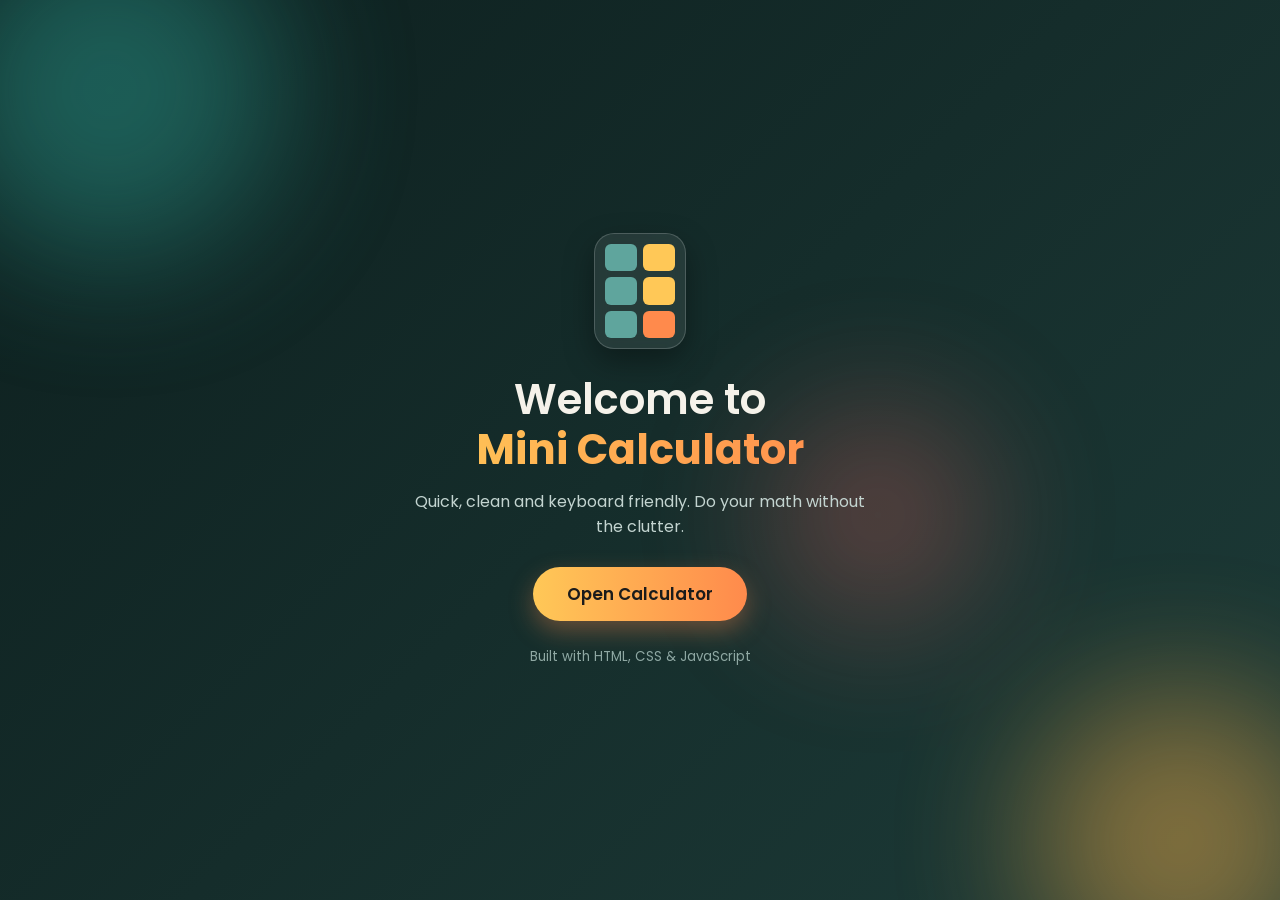
<file: WebDev-L2-Calculator/index.html>
<!DOCTYPE html>
<html lang="en">
<head>
<meta charset="utf-8">
<meta name="viewport" content="width=device-width,initial-scale=1">
<title>Mini Calculator</title>
<link rel="preconnect" href="https://fonts.googleapis.com">
<link rel="preconnect" href="https://fonts.gstatic.com" crossorigin>
<link href="https://fonts.googleapis.com/css2?family=Poppins:wght@400;500;600;700&display=swap" rel="stylesheet">
<link rel="stylesheet" href="style.css">
</head>
<body>
<div class="bg" aria-hidden="true"><span class="blob b1"></span><span class="blob b2"></span><span class="blob b3"></span></div>

<section id="welcome" class="welcome">
  <div class="logo" aria-hidden="true">
    <i></i><i></i><i></i><i></i><i></i><i></i>
  </div>
  <h1>Welcome to <span>Mini Calculator</span></h1>
  <p>Quick, clean and keyboard friendly. Do your math without the clutter.</p>
  <button id="openBtn" class="cta" type="button">Open Calculator</button>
  <small>Built with HTML, CSS &amp; JavaScript</small>
</section>

<div id="calcWrap" class="calc-wrap hidden">
  <main class="calc" aria-label="Calculator">
    <header class="calc-top">
      <button id="homeBtn" class="home" type="button" aria-label="Back to welcome screen">←</button>
      <span>Mini Calculator</span>
    </header>
    <div class="display" aria-live="polite">
      <div id="expr" class="expr"></div>
      <div id="out" class="out">0</div>
    </div>
    <div class="keys">
      <button class="fn" data-key="C">C</button>
      <button class="fn" data-key="back" aria-label="Backspace">⌫</button>
      <button class="op" data-key="÷">÷</button>
      <button class="op" data-key="×">×</button>
      <button class="num" data-key="7">7</button>
      <button class="num" data-key="8">8</button>
      <button class="num" data-key="9">9</button>
      <button class="op" data-key="−">−</button>
      <button class="num" data-key="4">4</button>
      <button class="num" data-key="5">5</button>
      <button class="num" data-key="6">6</button>
      <button class="op" data-key="+">+</button>
      <button class="num" data-key="1">1</button>
      <button class="num" data-key="2">2</button>
      <button class="num" data-key="3">3</button>
      <button class="eq" data-key="=">=</button>
      <button class="num zero" data-key="0">0</button>
      <button class="num" data-key=".">.</button>
    </div>
  </main>
</div>
<script src="script.js"></script>
</body>
</html>
</file>
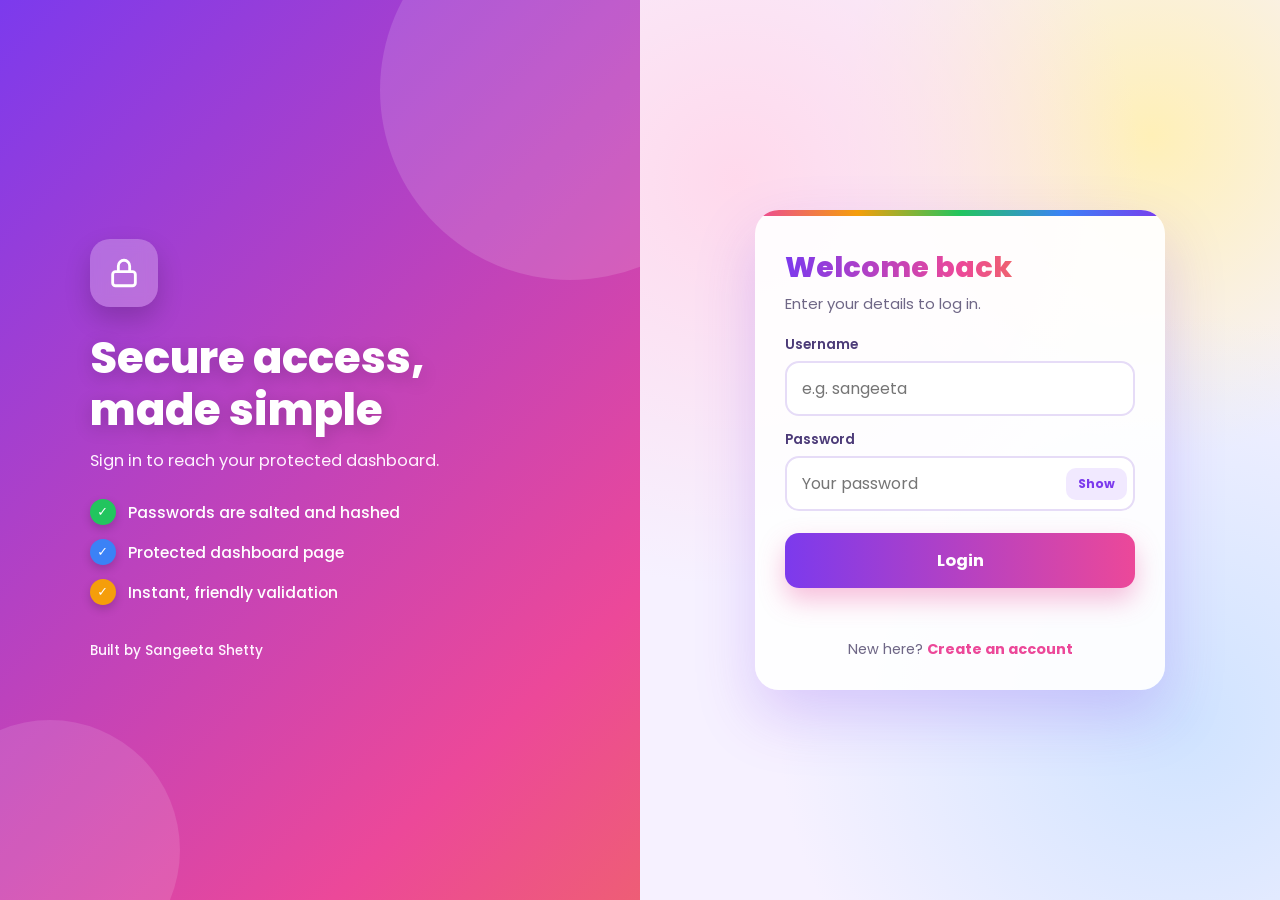
<file: WebDev-L2-LoginAuthentication/index.html>
<!DOCTYPE html>
<html lang="en">
<head><meta charset="utf-8"><meta name="viewport" content="width=device-width,initial-scale=1"><link rel="preconnect" href="https://fonts.googleapis.com"><link rel="preconnect" href="https://fonts.gstatic.com" crossorigin><link href="https://fonts.googleapis.com/css2?family=Poppins:wght@400;500;600;700&display=swap" rel="stylesheet"><link rel="stylesheet" href="style.css"><title>Login</title></head>
<body data-page="login">
<div class="layout">
  <aside class="brand">
    <div class="logo" aria-hidden="true"><svg viewBox="0 0 24 24" fill="none" stroke="#fff" stroke-width="2" stroke-linecap="round" stroke-linejoin="round"><rect x="4" y="11" width="16" height="10" rx="2"/><path d="M8 11V7a4 4 0 0 1 8 0v4"/></svg></div>
    <h2>Secure access, made simple</h2>
    <p>Sign in to reach your protected dashboard.</p>
    <ul class="points"><li>Passwords are salted and hashed</li><li>Protected dashboard page</li><li>Instant, friendly validation</li></ul>
    <span class="by">Built by Sangeeta Shetty</span>
  </aside>
  <main class="panel">
    <div class="card" id="card">
      <h1>Welcome back</h1>
      <p class="sub">Enter your details to log in.</p>
      <form id="form" novalidate>
        <label for="user">Username</label>
        <input id="user" name="user" autocomplete="username" placeholder="e.g. sangeeta">
        <label for="pw">Password</label>
        <div class="field"><input id="pw" name="pw" type="password" autocomplete="current-password" placeholder="Your password"><button type="button" class="toggle" data-toggle="pw">Show</button></div>
        <button type="submit" class="submit" id="submitBtn">Login</button>
        <p id="msg" class="msg" role="alert"></p>
      </form>
      <p class="alt">New here? <a href="register.html">Create an account</a></p>
    </div>
  </main>
</div>
<script src="auth.js"></script>
</body>
</html>
</file>
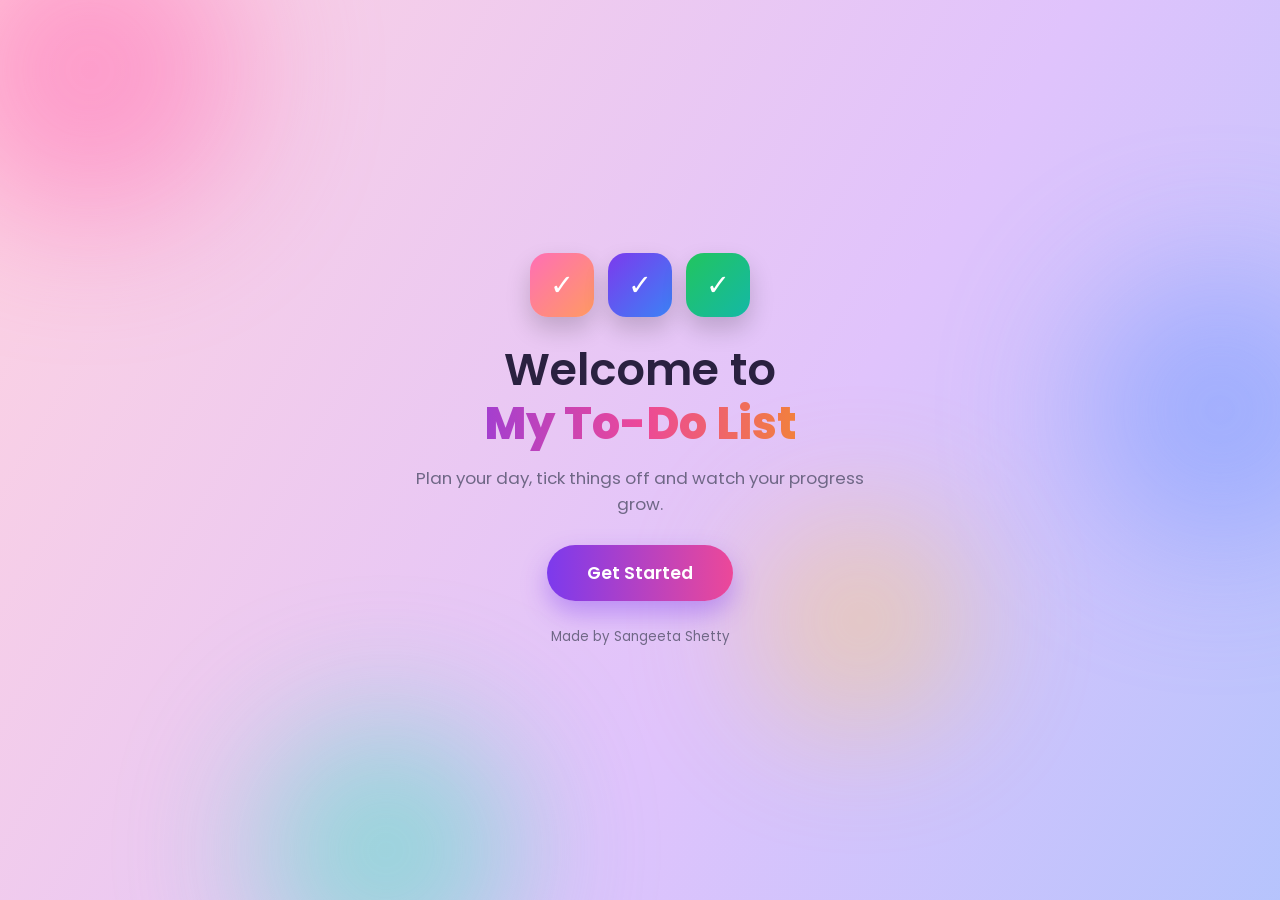
<file: WebDev-L2-ToDoApp/index.html>
<!DOCTYPE html>
<html lang="en">
<head>
<meta charset="utf-8">
<meta name="viewport" content="width=device-width,initial-scale=1">
<title>My To-Do List</title>
<link rel="preconnect" href="https://fonts.googleapis.com">
<link rel="preconnect" href="https://fonts.gstatic.com" crossorigin>
<link href="https://fonts.googleapis.com/css2?family=Poppins:wght@400;500;600;700;800&display=swap" rel="stylesheet">
<link rel="stylesheet" href="style.css">
</head>
<body>
<div class="bg" aria-hidden="true">
  <span class="blob b1"></span><span class="blob b2"></span><span class="blob b3"></span><span class="blob b4"></span>
</div>

<section id="welcome" class="welcome">
  <div class="checks" aria-hidden="true"><i>✓</i><i>✓</i><i>✓</i></div>
  <h1>Welcome to <span>My To-Do List</span></h1>
  <p>Plan your day, tick things off and watch your progress grow.</p>
  <button id="startBtn" class="cta" type="button">Get Started</button>
  <small>Made by Sangeeta Shetty</small>
</section>

<main id="app" class="app hidden">
  <header class="head">
    <div class="title-row">
      <button id="homeBtn" class="home" type="button" aria-label="Back to welcome screen">←</button>
      <div>
        <h1>My Tasks</h1>
        <p id="today" class="today"></p>
      </div>
    </div>
    <div class="progress-box">
      <span id="progressText">0% done</span>
      <div class="bar"><div id="bar" class="fill"></div></div>
    </div>
  </header>

  <form id="addForm" class="add">
    <input id="taskInput" type="text" placeholder="What needs doing today?" maxlength="120" aria-label="New task" autocomplete="off" required>
    <button type="submit" class="primary">Add Task</button>
  </form>

  <section>
    <h2>Pending Tasks <span id="pendingCount" class="count pending">0 pending</span></h2>
    <ul id="pendingList" class="list"></ul>
  </section>

  <section>
    <h2>Completed Tasks <span id="doneCount" class="count done">0 completed</span></h2>
    <ul id="doneList" class="list"></ul>
    <button id="clearDone" type="button" class="link">Clear completed</button>
  </section>

  <footer>Made by <strong>Sangeeta Shetty</strong> · Oasis Infobyte Internship</footer>
</main>
<script src="script.js"></script>
</body>
</html>
</file>
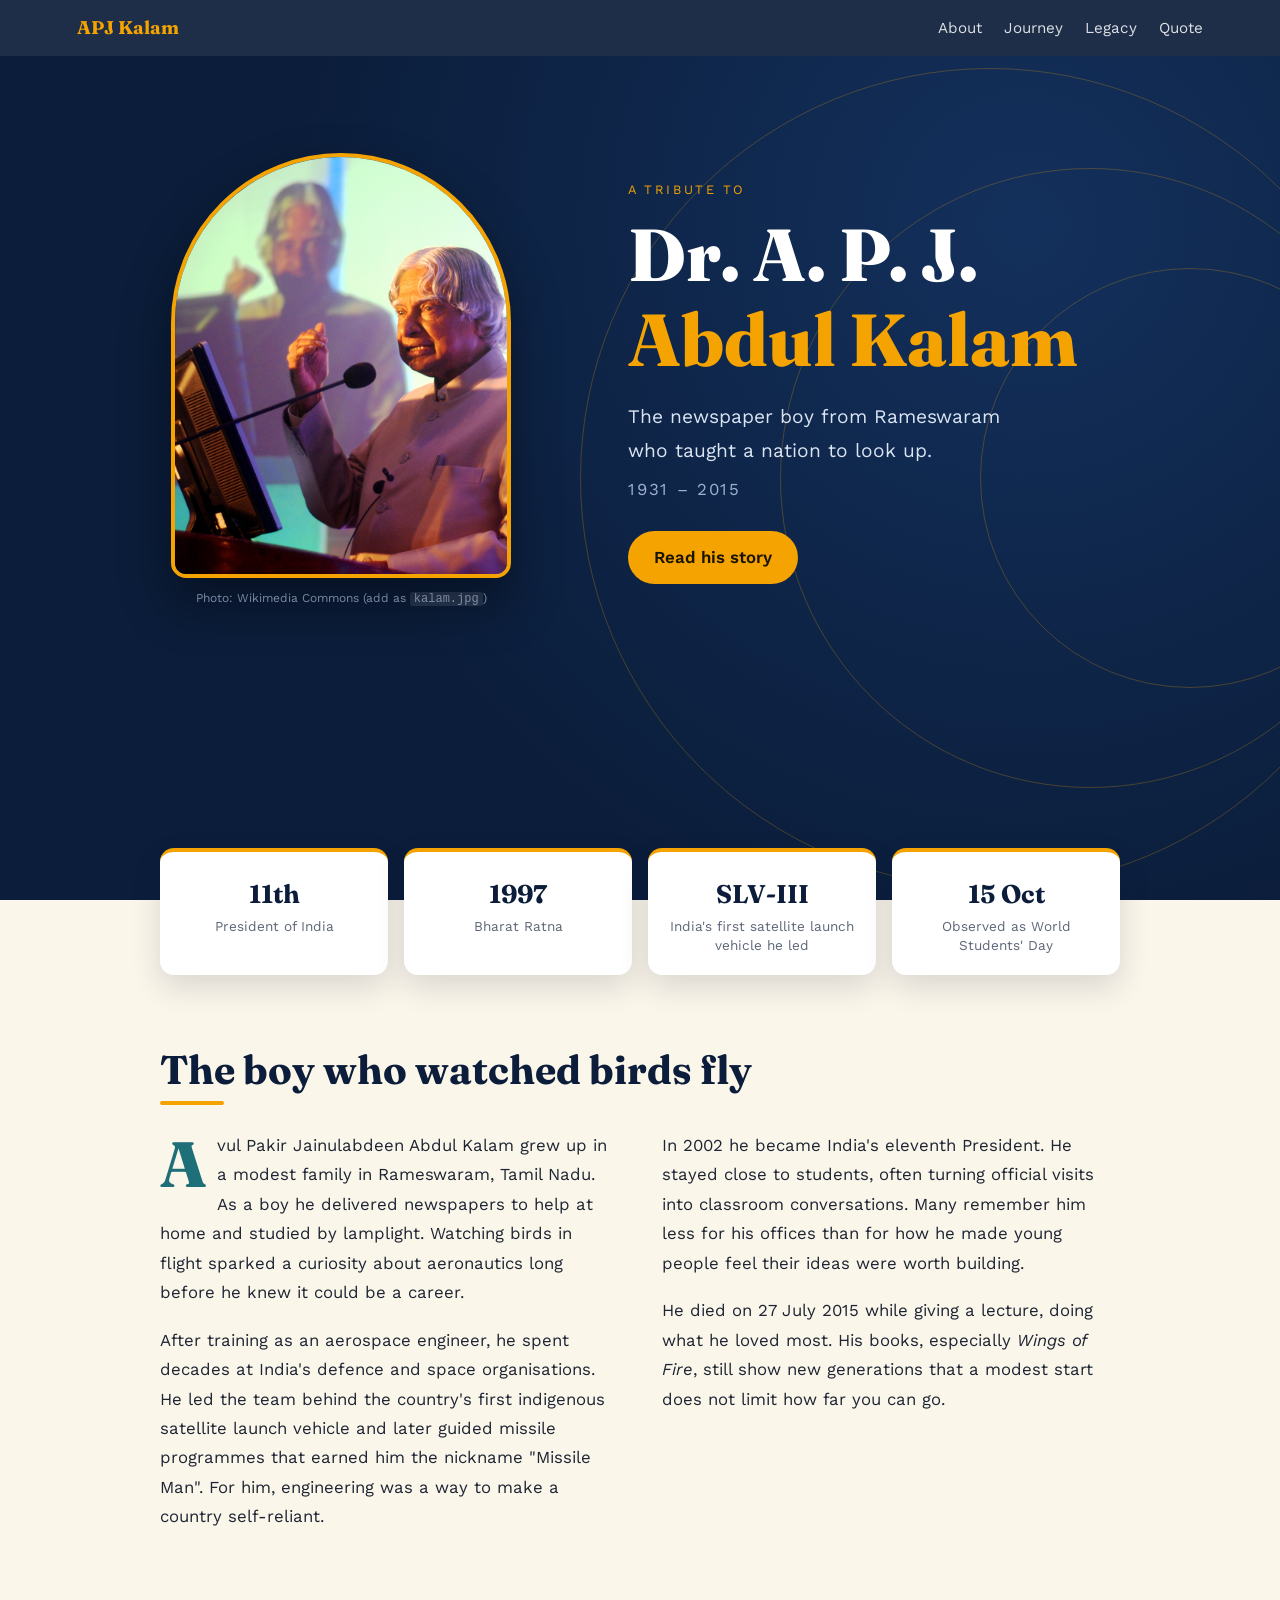
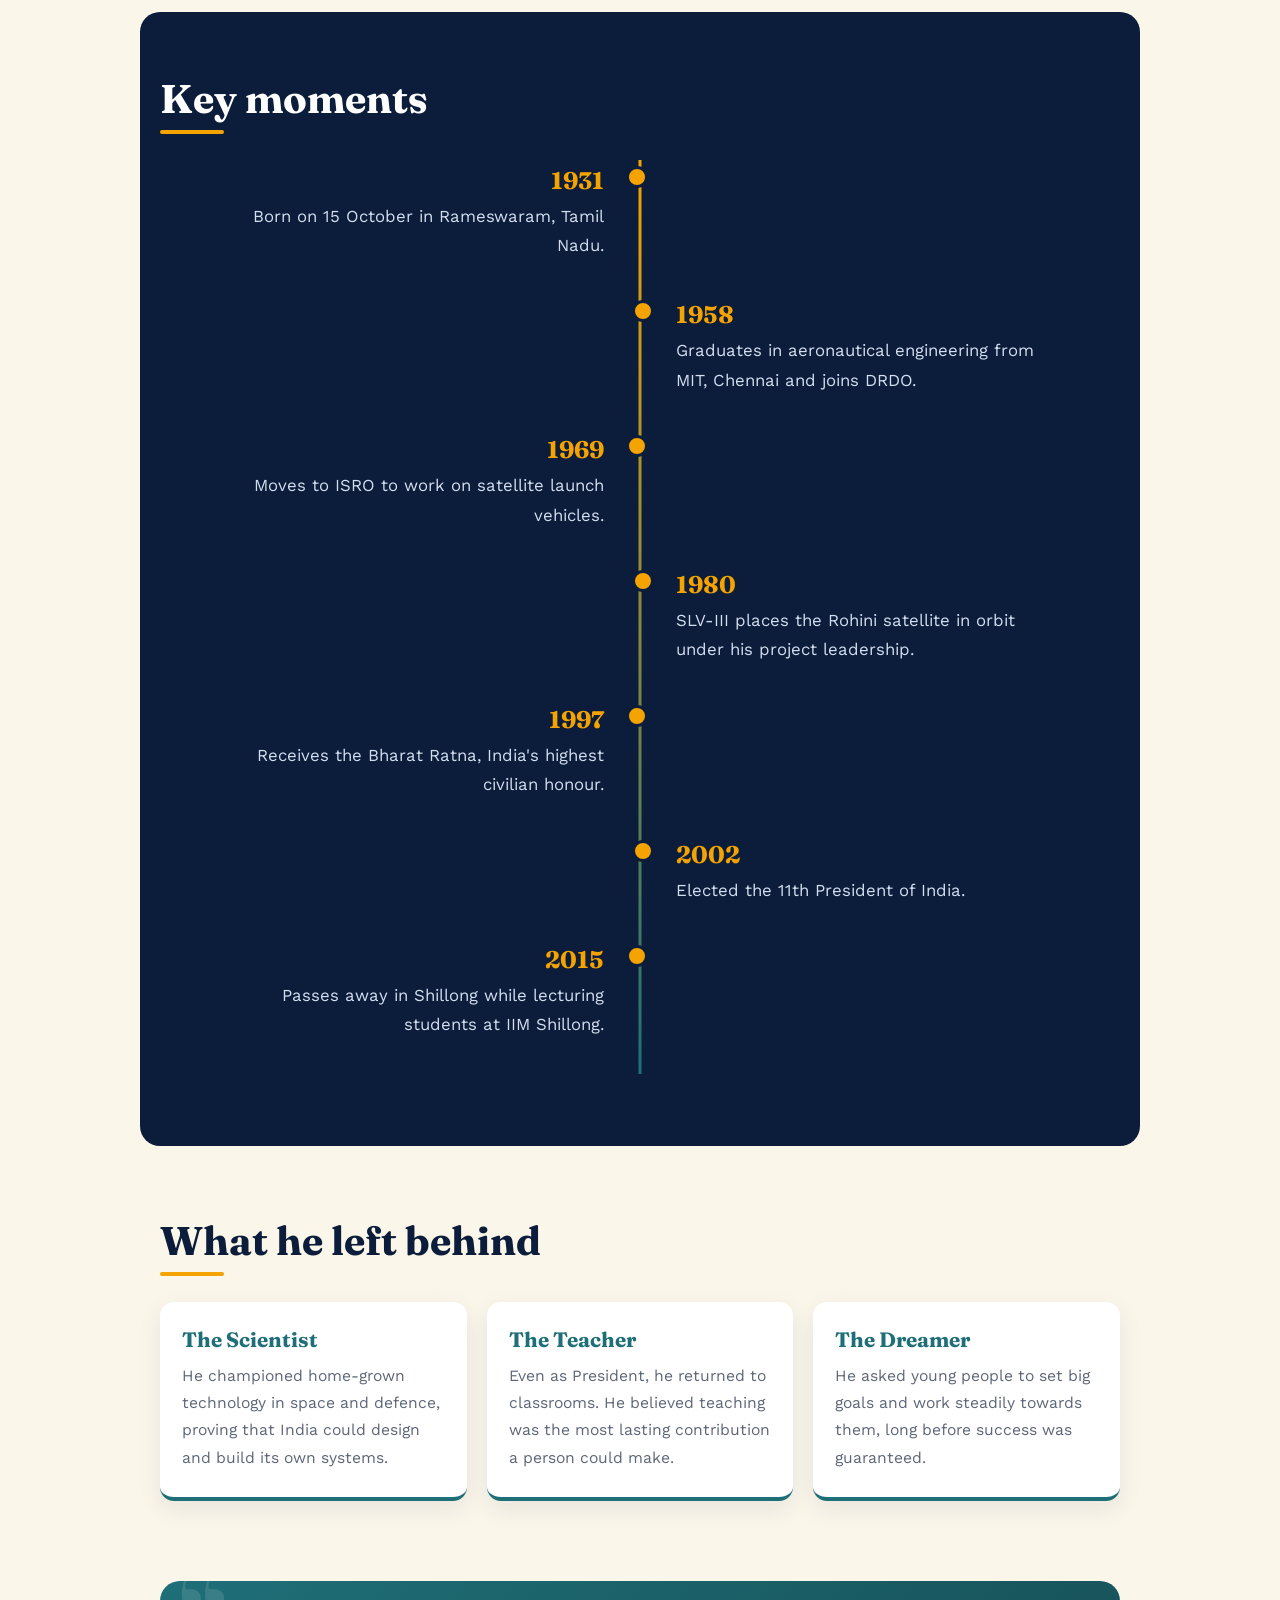
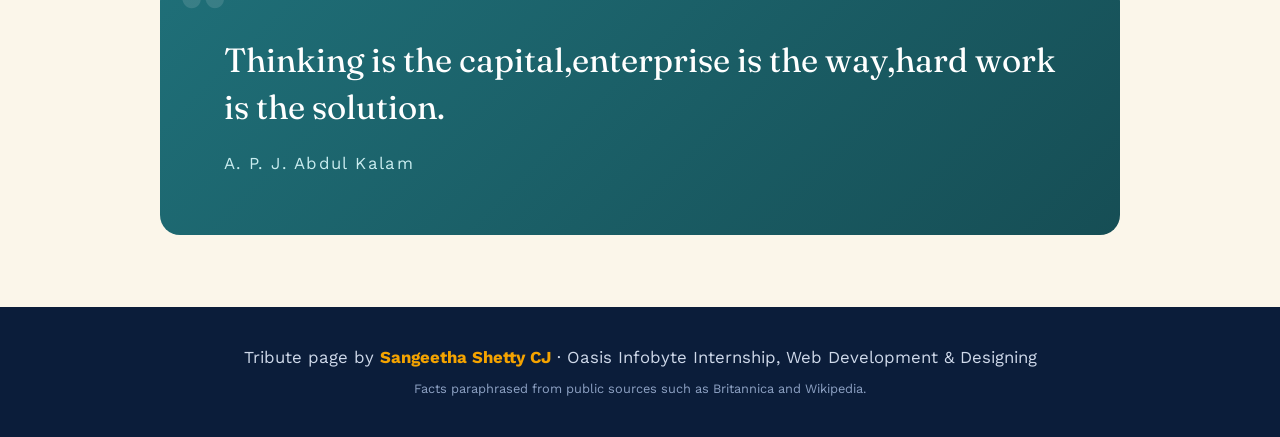
<file: WebDev-L2-TributePage/index.html>
<!DOCTYPE html>
<html lang="en">
<head>
<meta charset="utf-8">
<meta name="viewport" content="width=device-width,initial-scale=1">
<meta name="description" content="A tribute to Dr. A. P. J. Abdul Kalam, scientist, teacher and the People's President.">
<title>Dr. A. P. J. Abdul Kalam — A Tribute</title>
<link rel="preconnect" href="https://fonts.googleapis.com">
<link rel="preconnect" href="https://fonts.gstatic.com" crossorigin>
<link href="https://fonts.googleapis.com/css2?family=Fraunces:opsz,wght@9..144,500;9..144,700;9..144,800&family=Work+Sans:wght@400;500;600&display=swap" rel="stylesheet">
<link rel="stylesheet" href="style.css">
<script>document.documentElement.classList.add('js')</script>
</head>
<body>

<nav class="nav" aria-label="Sections">
  <a class="brand" href="#top">APJ&nbsp;Kalam</a>
  <ul>
    <li><a href="#about">About</a></li>
    <li><a href="#journey">Journey</a></li>
    <li><a href="#legacy">Legacy</a></li>
    <li><a href="#quote">Quote</a></li>
  </ul>
</nav>

<header class="hero" id="top">
  <div class="rings" aria-hidden="true"><span></span><span></span><span></span></div>
  <div class="hero-text">
    <p class="eyebrow">A tribute to</p>
    <h1>Dr. A. P. J. <span>Abdul Kalam</span></h1>
    <p class="tagline">The newspaper boy from Rameswaram who taught a nation to look up.</p>
    <p class="years">1931 &ndash; 2015</p>
    <a class="btn" href="#about">Read his story</a>
  </div>
  <figure class="portrait">
    <div class="frame">
      <span class="mono" aria-hidden="true">APJ</span>
      <img id="portrait" src="kalam.jpg" alt="Portrait of Dr. A. P. J. Abdul Kalam">
    </div>
    <figcaption>Photo: Wikimedia Commons (add as <code>kalam.jpg</code>)</figcaption>
  </figure>
</header>

<section class="facts" aria-label="Key facts">
  <div class="fact"><strong>11th</strong><span>President of India</span></div>
  <div class="fact"><strong>1997</strong><span>Bharat Ratna</span></div>
  <div class="fact"><strong>SLV-III</strong><span>India's first satellite launch vehicle he led</span></div>
  <div class="fact"><strong>15 Oct</strong><span>Observed as World Students' Day</span></div>
</section>

<main>
  <section class="about reveal" id="about">
    <h2>The boy who watched birds fly</h2>
    <div class="cols">
      <p class="dropcap">Avul Pakir Jainulabdeen Abdul Kalam grew up in a modest family in Rameswaram, Tamil Nadu. As a boy he delivered newspapers to help at home and studied by lamplight. Watching birds in flight sparked a curiosity about aeronautics long before he knew it could be a career.</p>
      <p>After training as an aerospace engineer, he spent decades at India's defence and space organisations. He led the team behind the country's first indigenous satellite launch vehicle and later guided missile programmes that earned him the nickname "Missile Man". For him, engineering was a way to make a country self-reliant.</p>
      <p>In 2002 he became India's eleventh President. He stayed close to students, often turning official visits into classroom conversations. Many remember him less for his offices than for how he made young people feel their ideas were worth building.</p>
      <p>He died on 27 July 2015 while giving a lecture, doing what he loved most. His books, especially <em>Wings of Fire</em>, still show new generations that a modest start does not limit how far you can go.</p>
    </div>
  </section>

  <section class="journey reveal" id="journey">
    <h2>Key moments</h2>
    <ol class="timeline">
      <li><span class="year">1931</span><p>Born on 15 October in Rameswaram, Tamil Nadu.</p></li>
      <li><span class="year">1958</span><p>Graduates in aeronautical engineering from MIT, Chennai and joins DRDO.</p></li>
      <li><span class="year">1969</span><p>Moves to ISRO to work on satellite launch vehicles.</p></li>
      <li><span class="year">1980</span><p>SLV-III places the Rohini satellite in orbit under his project leadership.</p></li>
      <li><span class="year">1997</span><p>Receives the Bharat Ratna, India's highest civilian honour.</p></li>
      <li><span class="year">2002</span><p>Elected the 11th President of India.</p></li>
      <li><span class="year">2015</span><p>Passes away in Shillong while lecturing students at IIM Shillong.</p></li>
    </ol>
  </section>

  <section class="legacy reveal" id="legacy">
    <h2>What he left behind</h2>
    <div class="cards">
      <article><h3>The Scientist</h3><p>He championed home-grown technology in space and defence, proving that India could design and build its own systems.</p></article>
      <article><h3>The Teacher</h3><p>Even as President, he returned to classrooms. He believed teaching was the most lasting contribution a person could make.</p></article>
      <article><h3>The Dreamer</h3><p>He asked young people to set big goals and work steadily towards them, long before success was guaranteed.</p></article>
    </div>
  </section>

  <blockquote class="quote reveal" id="quote">
    <p>Thinking is the capital,enterprise is the way,hard work is the solution.</p>
    <cite>A. P. J. Abdul Kalam</cite>
  </blockquote>
</main>

<footer>
  <p>Tribute page by <strong>Sangeetha Shetty CJ</strong> &middot; Oasis Infobyte Internship, Web Development &amp; Designing</p>
  <p class="small">Facts paraphrased from public sources such as Britannica and Wikipedia.</p>
</footer>

<button id="toTop" class="to-top" type="button" aria-label="Back to top">↑</button>
<script src="script.js"></script>
</body>
</html>
</file>
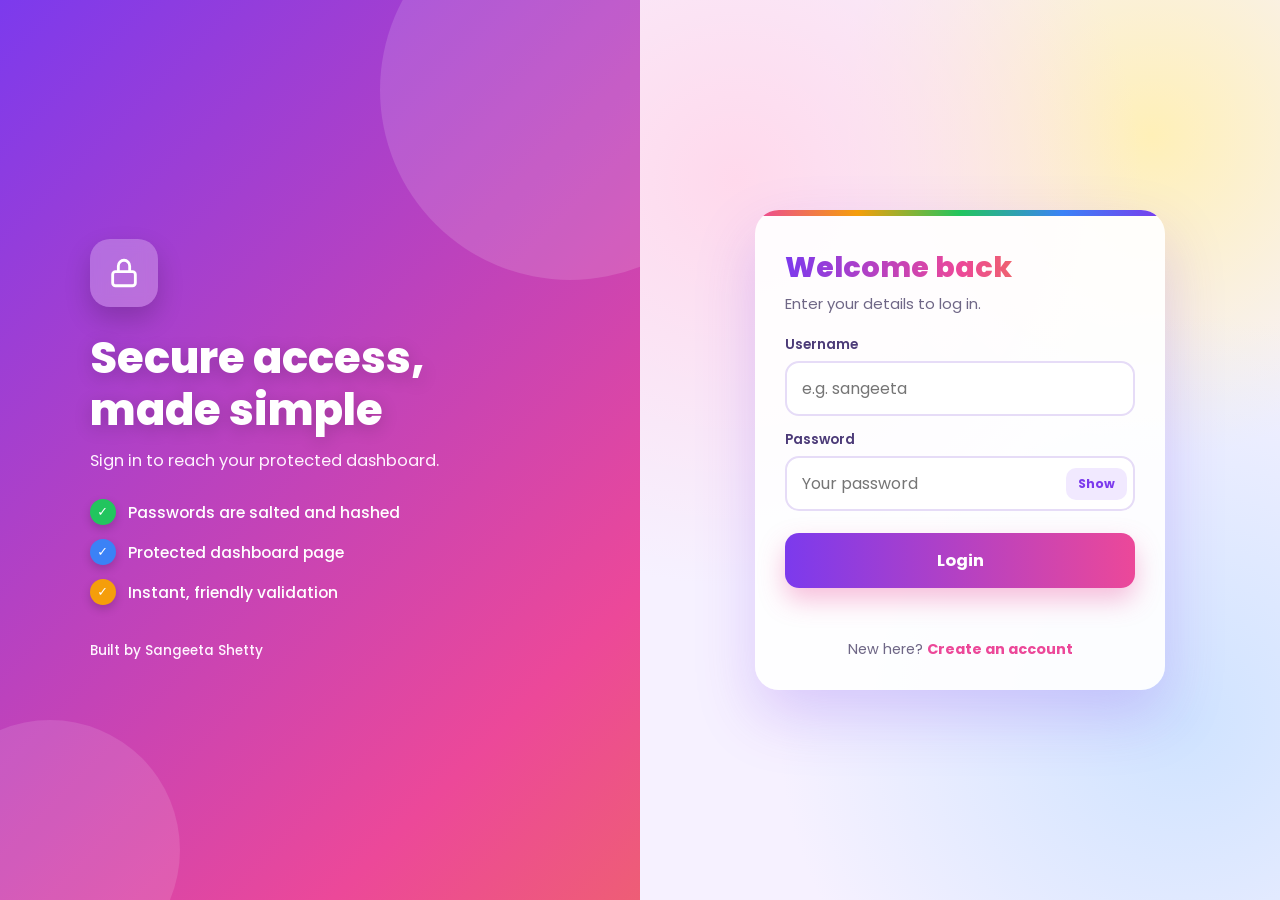
<file: WebDev-L2-LoginAuthentication/dashboard.html>
<!DOCTYPE html>
<html lang="en">
<head><meta charset="utf-8"><meta name="viewport" content="width=device-width,initial-scale=1"><link rel="preconnect" href="https://fonts.googleapis.com"><link rel="preconnect" href="https://fonts.gstatic.com" crossorigin><link href="https://fonts.googleapis.com/css2?family=Poppins:wght@400;500;600;700&display=swap" rel="stylesheet"><link rel="stylesheet" href="style.css"><title>Dashboard</title></head>
<body data-page="dashboard" class="locked">
<div class="dash">
  <header class="topbar">
    <div class="me"><div class="avatar" id="avatar">?</div><div><strong id="who"></strong><span>Signed in</span></div></div>
    <button id="logout" type="button" class="logout">Logout</button>
  </header>
  <section class="hero">
    <h1 id="hello">Welcome!</h1>
    <p>You are viewing a protected page. Without a valid login, you would be sent back to the login screen.</p>
  </section>
  <div class="grid">
    <div class="tile"><small>Account status</small><b>Active</b></div>
    <div class="tile"><small>Member since</small><b id="since">-</b></div>
    <div class="tile"><small>Session started</small><b id="loginTime">-</b></div>
  </div>
  <p class="foot">Made by <strong>Sangeeta Shetty</strong> · Oasis Infobyte Internship</p>
</div>
<script src="auth.js"></script>
</body>
</html>
</file>
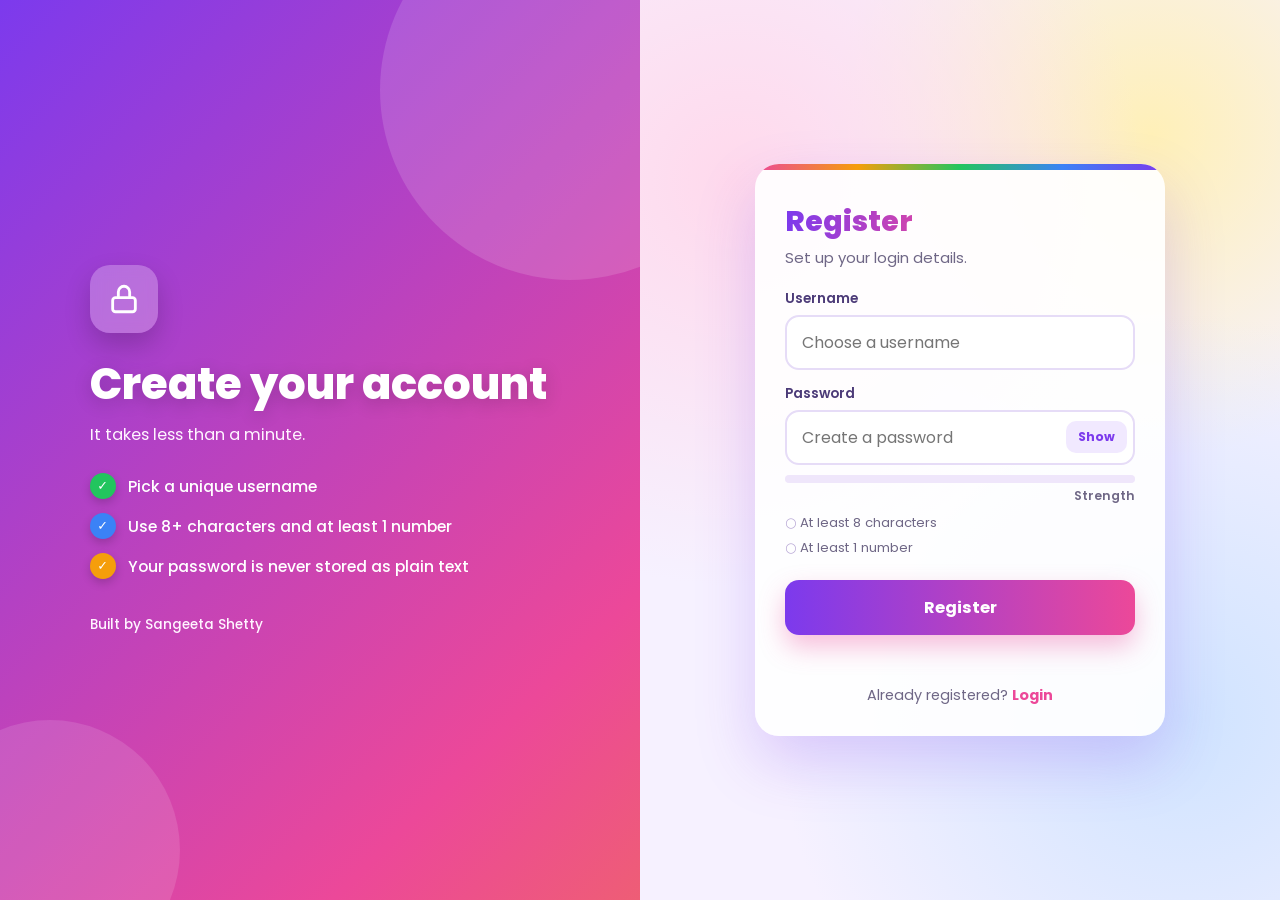
<file: WebDev-L2-LoginAuthentication/register.html>
<!DOCTYPE html>
<html lang="en">
<head><meta charset="utf-8"><meta name="viewport" content="width=device-width,initial-scale=1"><link rel="preconnect" href="https://fonts.googleapis.com"><link rel="preconnect" href="https://fonts.gstatic.com" crossorigin><link href="https://fonts.googleapis.com/css2?family=Poppins:wght@400;500;600;700&display=swap" rel="stylesheet"><link rel="stylesheet" href="style.css"><title>Register</title></head>
<body data-page="register">
<div class="layout">
  <aside class="brand">
    <div class="logo" aria-hidden="true"><svg viewBox="0 0 24 24" fill="none" stroke="#fff" stroke-width="2" stroke-linecap="round" stroke-linejoin="round"><rect x="4" y="11" width="16" height="10" rx="2"/><path d="M8 11V7a4 4 0 0 1 8 0v4"/></svg></div>
    <h2>Create your account</h2>
    <p>It takes less than a minute.</p>
    <ul class="points"><li>Pick a unique username</li><li>Use 8+ characters and at least 1 number</li><li>Your password is never stored as plain text</li></ul>
    <span class="by">Built by Sangeeta Shetty</span>
  </aside>
  <main class="panel">
    <div class="card" id="card">
      <h1>Register</h1>
      <p class="sub">Set up your login details.</p>
      <form id="form" novalidate>
        <label for="user">Username</label>
        <input id="user" name="user" autocomplete="username" placeholder="Choose a username">
        <label for="pw">Password</label>
        <div class="field"><input id="pw" name="pw" type="password" autocomplete="new-password" placeholder="Create a password"><button type="button" class="toggle" data-toggle="pw">Show</button></div>
        <div class="meter"><i id="meter"></i></div>
        <div class="meter-label" id="meterLabel">Strength</div>
        <ul class="rules"><li id="ruleLen">At least 8 characters</li><li id="ruleNum">At least 1 number</li></ul>
        <button type="submit" class="submit" id="submitBtn">Register</button>
        <p id="msg" class="msg" role="alert"></p>
      </form>
      <p class="alt">Already registered? <a href="index.html">Login</a></p>
    </div>
  </main>
</div>
<script src="auth.js"></script>
</body>
</html>
</file>
<file: WebDev-L2-Calculator/style.css>
:root{--bg1:#0d1f1e;--bg2:#1d3b38;--teal:#5fa59d;--num:rgba(255,255,255,.10);--fn:#cfe3df;--op:#ffc857;--eq:#ff8a4c;--txt:#f5f2ea}
*{box-sizing:border-box;margin:0;padding:0}
body{min-height:100vh;display:grid;place-items:center;font-family:"Poppins",system-ui,sans-serif;color:var(--txt);background:linear-gradient(135deg,var(--bg1),var(--bg2));padding:16px;overflow:hidden}
.hidden{display:none!important}

/* animated background */
.bg{position:fixed;inset:0;z-index:-1;overflow:hidden}
.blob{position:absolute;border-radius:50%;filter:blur(70px);opacity:.45;animation:float 14s ease-in-out infinite}
.b1{width:340px;height:340px;background:#2fa89a;top:-80px;left:-60px}
.b2{width:300px;height:300px;background:#ffb347;bottom:-90px;right:-50px;animation-delay:-5s}
.b3{width:220px;height:220px;background:#ff6b6b;top:45%;left:60%;animation-delay:-9s;opacity:.3}
@keyframes float{0%,100%{transform:translate(0,0) scale(1)}50%{transform:translate(40px,-30px) scale(1.12)}}

/* welcome screen */
.welcome{text-align:center;max-width:460px;animation:fadeUp .7s ease both}
.logo{width:92px;height:116px;margin:0 auto 26px;padding:10px;border-radius:20px;background:rgba(255,255,255,.08);border:1px solid rgba(255,255,255,.18);backdrop-filter:blur(8px);display:grid;grid-template-columns:repeat(2,1fr);gap:6px;box-shadow:0 12px 30px rgba(0,0,0,.35)}
.logo i{border-radius:6px;background:var(--teal)}
.logo i:nth-child(2n){background:var(--op)}
.logo i:last-child{background:var(--eq)}
.welcome h1{font-size:clamp(1.8rem,6vw,2.6rem);font-weight:600;line-height:1.2}
.welcome h1 span{display:block;font-weight:700;background:linear-gradient(90deg,var(--op),var(--eq));-webkit-background-clip:text;background-clip:text;color:transparent}
.welcome p{margin:14px 0 28px;color:#c3d4d0;font-size:1rem}
.cta{border:0;cursor:pointer;font:600 1.05rem "Poppins",sans-serif;color:#1b1b1b;padding:14px 34px;border-radius:999px;background:linear-gradient(90deg,var(--op),var(--eq));box-shadow:0 10px 24px rgba(255,138,76,.35);transition:transform .15s,box-shadow .15s}
.cta:hover{transform:translateY(-2px);box-shadow:0 14px 30px rgba(255,138,76,.5)}
.cta:active{transform:scale(.97)}
.welcome small{display:block;margin-top:26px;color:#8fa8a3}

/* calculator */
.calc-wrap{width:100%;display:grid;place-items:center;animation:pop .4s ease both}
.calc{width:100%;max-width:340px;padding:16px;border-radius:24px;background:rgba(255,255,255,.07);border:1px solid rgba(255,255,255,.15);backdrop-filter:blur(14px);box-shadow:0 24px 50px rgba(0,0,0,.45)}
.calc-top{display:flex;align-items:center;gap:10px;margin-bottom:12px;font-size:.9rem;color:#c3d4d0}
.home{width:34px;height:34px;padding:0;font-size:1.1rem;border-radius:50%;background:var(--num)}
.display{background:rgba(0,0,0,.35);border-radius:14px;padding:14px 16px;margin-bottom:14px;text-align:right;min-height:100px;display:flex;flex-direction:column;justify-content:flex-end;overflow:hidden}
.expr{color:#9db8b3;font-size:1rem;min-height:1.5em}
.out{font-size:2.4rem;font-weight:600;word-break:break-all}
.keys{display:grid;grid-template-columns:repeat(4,1fr);gap:10px}
button{border:0;border-radius:14px;padding:17px 0;font:500 1.2rem "Poppins",sans-serif;color:var(--txt);cursor:pointer;transition:transform .08s,filter .15s}
button:hover{filter:brightness(1.18)}
button:active{transform:scale(.94)}
button:focus-visible{outline:3px solid #fff;outline-offset:2px}
.num{background:var(--num)}
.fn{background:var(--fn);color:#10201e}
.op{background:var(--op);color:#2a2000}
.eq{background:var(--eq);color:#2a1200;grid-row:span 2}
.zero{grid-column:span 2}

@keyframes fadeUp{from{opacity:0;transform:translateY(24px)}to{opacity:1;transform:none}}
@keyframes pop{from{opacity:0;transform:scale(.92)}to{opacity:1;transform:none}}
@media(prefers-reduced-motion:reduce){*{animation:none!important;transition:none!important}}
</file>
<file: WebDev-L2-LoginAuthentication/style.css>
:root{--ink:#2a2140;--muted:#6f6786;--line:#e6dcf7;--purple:#7c3aed;--pink:#ec4899;--blue:#3b82f6;--teal:#14b8a6;--orange:#f59e0b;--err:#dc2626;--ok:#15803d}
*{box-sizing:border-box;margin:0;padding:0}
body{min-height:100vh;font-family:"Poppins",system-ui,sans-serif;color:var(--ink);background:#f6f1ff}
.locked{visibility:hidden}
:focus-visible{outline:3px solid #c4b5fd;outline-offset:2px}

/* ---------- split layout ---------- */
.layout{min-height:100vh;display:grid;grid-template-columns:1fr 1fr}

/* left colourful panel */
.brand{position:relative;overflow:hidden;color:#fff;padding:56px 7vw;display:flex;flex-direction:column;justify-content:center;
  background:linear-gradient(135deg,#7c3aed,#ec4899,#f59e0b,#3b82f6,#14b8a6,#7c3aed);background-size:400% 400%;animation:bgmove 14s ease infinite}
@keyframes bgmove{0%,100%{background-position:0% 50%}50%{background-position:100% 50%}}
.brand::before,.brand::after{content:"";position:absolute;border-radius:50%;animation:float 10s ease-in-out infinite}
.brand::before{width:380px;height:380px;right:-120px;top:-100px;background:rgba(255,255,255,.14)}
.brand::after{width:260px;height:260px;left:-80px;bottom:-80px;background:rgba(255,255,255,.12);animation-delay:-5s}
@keyframes float{0%,100%{transform:translate(0,0) scale(1)}50%{transform:translate(30px,-24px) scale(1.12)}}
.brand>*{position:relative}
.logo{width:68px;height:68px;border-radius:20px;background:rgba(255,255,255,.25);display:grid;place-items:center;margin-bottom:26px;backdrop-filter:blur(6px);box-shadow:0 12px 26px rgba(0,0,0,.18);animation:bounce 3s ease-in-out infinite}
.logo svg{width:34px;height:34px}
@keyframes bounce{0%,100%{transform:translateY(0)}50%{transform:translateY(-10px)}}
.brand h2{font-size:clamp(1.8rem,3.4vw,2.7rem);line-height:1.2;font-weight:800;margin-bottom:12px;text-shadow:0 4px 18px rgba(0,0,0,.18)}
.brand p{color:#fff4ff;max-width:36ch;margin-bottom:26px;font-size:1.02rem}
.points{list-style:none;display:grid;gap:14px}
.points li{display:flex;align-items:center;gap:12px;font-size:.98rem;font-weight:500}
.points li::before{content:"✓";display:grid;place-items:center;width:26px;height:26px;border-radius:50%;font-size:.8rem;flex:none;color:#fff;box-shadow:0 4px 10px rgba(0,0,0,.18)}
.points li:nth-child(1)::before{background:#22c55e}
.points li:nth-child(2)::before{background:#3b82f6}
.points li:nth-child(3)::before{background:#f59e0b}
.by{margin-top:36px;font-size:.85rem;color:#fff4ff;font-weight:500}

/* right side */
.panel{display:grid;place-items:center;padding:32px 20px;
  background:radial-gradient(circle at 15% 20%,#ffd9ec 0,transparent 45%),radial-gradient(circle at 85% 80%,#cfe3ff 0,transparent 45%),radial-gradient(circle at 80% 15%,#fff0b8 0,transparent 35%),#f6f1ff}
.card{width:100%;max-width:410px;background:rgba(255,255,255,.92);border-radius:24px;padding:36px 30px 30px;position:relative;overflow:hidden;box-shadow:0 26px 60px rgba(124,58,237,.22);animation:rise .55s ease both}
.card::before{content:"";position:absolute;top:0;left:0;right:0;height:6px;background:linear-gradient(90deg,#ec4899,#f59e0b,#22c55e,#3b82f6,#7c3aed)}
.card.shake{animation:shake .4s}
.card h1{font-size:1.8rem;font-weight:800;background:linear-gradient(90deg,#7c3aed,#ec4899,#f59e0b);-webkit-background-clip:text;background-clip:text;color:transparent}
.sub{color:var(--muted);font-size:.93rem;margin:4px 0 20px}
label{display:block;font-size:.85rem;font-weight:600;margin:14px 0 6px;color:#4c3b78}
.field{position:relative}
input{width:100%;padding:13px 15px;border:2px solid var(--line);border-radius:14px;font:inherit;background:#fff;transition:border-color .2s,box-shadow .2s}
input:focus{outline:none;border-color:var(--purple);box-shadow:0 0 0 4px rgba(124,58,237,.16)}
.field input{padding-right:72px}
.toggle{position:absolute;right:8px;top:50%;translate:0 -50%;border:0;background:#f1e9ff;color:var(--purple);font:700 .78rem "Poppins",sans-serif;cursor:pointer;padding:7px 12px;border-radius:10px;transition:background .2s}
.toggle:hover{background:#e3d4ff}

/* colourful submit button */
button.submit{width:100%;margin-top:22px;padding:15px;border:0;border-radius:14px;font:700 1.02rem "Poppins",sans-serif;color:#fff;cursor:pointer;
  background:linear-gradient(90deg,#7c3aed,#ec4899,#f59e0b,#7c3aed);background-size:300% 100%;animation:shine 6s linear infinite;
  box-shadow:0 12px 26px rgba(236,72,153,.35);transition:transform .15s}
@keyframes shine{to{background-position:300% 0}}
button.submit:hover{transform:translateY(-3px)}
button.submit:active{transform:scale(.98)}
button.submit:disabled{opacity:.6;cursor:wait}

/* messages */
.msg{margin-top:14px;font-size:.88rem;min-height:1.3em}
.msg.err{color:var(--err);background:#fee2e2;border-left:5px solid var(--err);padding:11px 13px;border-radius:10px}
.msg.ok{color:var(--ok);background:#dcfce7;border-left:5px solid #22c55e;padding:11px 13px;border-radius:10px}
.alt{margin-top:18px;text-align:center;font-size:.9rem;color:var(--muted)}
.alt a{color:var(--pink);font-weight:700;text-decoration:none}
.alt a:hover{text-decoration:underline}

/* password rules + meter */
.meter{height:8px;background:#efe6fb;border-radius:99px;margin-top:10px;overflow:hidden}
.meter i{display:block;height:100%;width:0;border-radius:99px;transition:width .3s,background .3s}
.meter-label{font-size:.76rem;color:var(--muted);margin-top:4px;text-align:right;font-weight:600}
.rules{list-style:none;margin-top:8px;display:grid;gap:5px;font-size:.82rem;color:var(--muted)}
.rules li::before{content:"○ ";color:#b9a9d6}
.rules li.ok{color:var(--ok);font-weight:600}
.rules li.ok::before{content:"● ";color:#22c55e}

/* ---------- dashboard ---------- */
body[data-page="dashboard"]{background:radial-gradient(circle at 10% 10%,#ffd9ec 0,transparent 40%),radial-gradient(circle at 90% 20%,#cfe3ff 0,transparent 40%),radial-gradient(circle at 50% 100%,#c9f5e8 0,transparent 45%),#f6f1ff}
.dash{max-width:920px;margin:0 auto;padding:28px 20px 40px}
.topbar{display:flex;justify-content:space-between;align-items:center;gap:12px;margin-bottom:26px}
.me{display:flex;align-items:center;gap:12px}
.avatar{width:50px;height:50px;border-radius:50%;display:grid;place-items:center;font-weight:800;font-size:1.2rem;color:#fff;background:linear-gradient(135deg,#7c3aed,#ec4899,#f59e0b);text-transform:uppercase;box-shadow:0 8px 18px rgba(236,72,153,.35)}
.me strong{display:block;line-height:1.2}
.me span{font-size:.8rem;color:var(--muted)}
.logout{border:0;background:linear-gradient(90deg,#ef4444,#f97316);color:#fff;font:700 .9rem "Poppins",sans-serif;padding:11px 24px;border-radius:99px;cursor:pointer;box-shadow:0 8px 18px rgba(239,68,68,.35);transition:transform .15s}
.logout:hover{transform:translateY(-2px)}
.hero{color:#fff;border-radius:26px;padding:42px clamp(22px,5vw,46px);position:relative;overflow:hidden;
  background:linear-gradient(135deg,#7c3aed,#ec4899,#f59e0b,#3b82f6,#7c3aed);background-size:400% 400%;animation:bgmove 14s ease infinite,rise .5s ease both;box-shadow:0 24px 50px rgba(124,58,237,.3)}
.hero::after{content:"";position:absolute;width:260px;height:260px;border-radius:50%;background:rgba(255,255,255,.15);right:-70px;top:-90px}
.hero h1{font-size:clamp(1.7rem,4.2vw,2.5rem);font-weight:800;margin-bottom:8px;position:relative}
.hero p{color:#fff4ff;position:relative}
.grid{display:grid;grid-template-columns:repeat(3,1fr);gap:16px;margin-top:22px}
.tile{border-radius:20px;padding:24px 20px;color:#fff;box-shadow:0 14px 28px rgba(0,0,0,.14);transition:transform .2s}
.tile:hover{transform:translateY(-6px)}
.tile:nth-child(1){background:linear-gradient(135deg,#22c55e,#14b8a6)}
.tile:nth-child(2){background:linear-gradient(135deg,#3b82f6,#7c3aed)}
.tile:nth-child(3){background:linear-gradient(135deg,#f59e0b,#ef4444)}
.tile small{display:block;font-size:.76rem;text-transform:uppercase;letter-spacing:.08em;opacity:.9}
.tile b{display:block;font-size:1.2rem;margin-top:6px}
.foot{text-align:center;margin-top:30px;font-size:.82rem;color:var(--muted)}
.foot strong{color:var(--purple)}

@keyframes rise{from{opacity:0;transform:translateY(18px)}to{opacity:1;transform:none}}
@keyframes shake{0%,100%{translate:0}20%,60%{translate:-8px}40%,80%{translate:8px}}
@media(max-width:820px){
  .layout{grid-template-columns:1fr}
  .brand{padding:34px 7vw}.brand p{margin-bottom:14px}.points,.by{display:none}
  .grid{grid-template-columns:1fr}
}
@media(prefers-reduced-motion:reduce){*{animation:none!important;transition:none!important}}
</file>
<file: WebDev-L2-ToDoApp/style.css>
:root{--ink:#2a2140;--muted:#6f6786;--line:#eadff7;--purple:#7c3aed;--pink:#ec4899;--blue:#3b82f6;--green:#22c55e;--orange:#f59e0b;--red:#ef4444}
*{box-sizing:border-box;margin:0;padding:0}
.hidden{display:none!important}
body{min-height:100vh;display:grid;place-items:center;padding:24px 14px;font-family:"Poppins",system-ui,sans-serif;color:var(--ink);
  background:linear-gradient(120deg,#ffd3e0,#e0c3fc,#a1c4fd,#b8f2e6,#fff1a8,#ffd3e0);background-size:300% 300%;animation:bgmove 16s ease infinite}
@keyframes bgmove{0%,100%{background-position:0% 50%}50%{background-position:100% 50%}}

/* floating colour blobs */
.bg{position:fixed;inset:0;z-index:-1;overflow:hidden}
.blob{position:absolute;border-radius:50%;filter:blur(70px);opacity:.55;animation:float 12s ease-in-out infinite}
.b1{width:300px;height:300px;background:#ff6fb5;top:-80px;left:-60px}
.b2{width:280px;height:280px;background:#7c9cff;top:30%;right:-80px;animation-delay:-4s}
.b3{width:260px;height:260px;background:#4fe3c1;bottom:-80px;left:20%;animation-delay:-8s}
.b4{width:200px;height:200px;background:#ffd34f;bottom:20%;right:25%;animation-delay:-2s;opacity:.45}
@keyframes float{0%,100%{transform:translate(0,0) scale(1)}50%{transform:translate(40px,-30px) scale(1.15)}}

/* welcome screen */
.welcome{text-align:center;max-width:480px;animation:rise .7s ease both}
.checks{display:flex;justify-content:center;gap:14px;margin-bottom:26px}
.checks i{width:64px;height:64px;border-radius:18px;display:grid;place-items:center;font-style:normal;font-size:1.8rem;font-weight:700;color:#fff;box-shadow:0 12px 24px rgba(0,0,0,.18);animation:bounce 2.4s ease-in-out infinite}
.checks i:nth-child(1){background:linear-gradient(135deg,#ff6fb5,#ff9a62)}
.checks i:nth-child(2){background:linear-gradient(135deg,#7c3aed,#3b82f6);animation-delay:.3s}
.checks i:nth-child(3){background:linear-gradient(135deg,#22c55e,#14b8a6);animation-delay:.6s}
@keyframes bounce{0%,100%{transform:translateY(0)}50%{transform:translateY(-14px)}}
.welcome h1{font-size:clamp(1.9rem,6vw,2.8rem);font-weight:600;line-height:1.2}
.welcome h1 span{display:block;font-weight:800;background:linear-gradient(90deg,#7c3aed,#ec4899,#f59e0b);-webkit-background-clip:text;background-clip:text;color:transparent}
.welcome p{margin:14px 0 28px;color:var(--muted);font-size:1.05rem}
.cta{border:0;cursor:pointer;font:600 1.1rem "Poppins",sans-serif;color:#fff;padding:15px 40px;border-radius:999px;background:linear-gradient(90deg,#7c3aed,#ec4899);box-shadow:0 12px 26px rgba(124,58,237,.4);transition:transform .15s;animation:pulse 2.2s ease-in-out infinite}
.cta:hover{transform:translateY(-3px)}
.cta:active{transform:scale(.97)}
@keyframes pulse{0%,100%{box-shadow:0 12px 26px rgba(124,58,237,.4)}50%{box-shadow:0 12px 40px rgba(236,72,153,.6)}}
.welcome small{display:block;margin-top:26px;color:var(--muted)}

/* app card */
.app{width:100%;max-width:640px;background:rgba(255,255,255,.82);backdrop-filter:blur(12px);border:2px solid #fff;border-radius:26px;padding:26px 22px 20px;box-shadow:0 24px 60px rgba(124,58,237,.22);animation:rise .5s ease both}
@keyframes rise{from{opacity:0;transform:translateY(22px)}to{opacity:1;transform:none}}
.head{display:flex;justify-content:space-between;align-items:flex-end;gap:16px;flex-wrap:wrap;margin-bottom:20px}
.title-row{display:flex;align-items:center;gap:12px}
.home{width:38px;height:38px;border-radius:50%;font-size:1.1rem;background:linear-gradient(135deg,#7c3aed,#ec4899);color:#fff;padding:0}
.app h1{font-size:1.9rem;font-weight:800;background:linear-gradient(90deg,#7c3aed,#ec4899,#f59e0b);-webkit-background-clip:text;background-clip:text;color:transparent}
.today{color:var(--muted);font-size:.9rem}
.progress-box{min-width:150px;font-size:.8rem;font-weight:500;color:var(--muted);text-align:right}
.bar{height:10px;background:#efe6fb;border-radius:99px;margin-top:6px;overflow:hidden}
.fill{height:100%;width:0;background:linear-gradient(90deg,#22c55e,#3b82f6,#7c3aed,#ec4899);border-radius:99px;transition:width .5s ease}

/* add form */
.add{display:flex;gap:10px}
input[type=text]{flex:1;min-width:0;padding:14px 16px;border:2px solid var(--line);border-radius:14px;font:inherit;background:#fff;transition:border-color .2s,box-shadow .2s}
input[type=text]:focus{outline:none;border-color:var(--purple);box-shadow:0 0 0 4px rgba(124,58,237,.14)}
button{border:0;border-radius:10px;font:600 .9rem "Poppins",sans-serif;cursor:pointer;transition:transform .1s,filter .2s}
button:hover{filter:brightness(1.08)}
button:active{transform:scale(.95)}
button:focus-visible,input:focus-visible{outline:3px solid #c4b5fd;outline-offset:2px}
.primary{background:linear-gradient(90deg,#7c3aed,#ec4899);color:#fff;padding:0 24px;border-radius:14px;box-shadow:0 8px 18px rgba(124,58,237,.3)}

/* headings + counters */
h2{font-size:1.05rem;font-weight:700;margin:26px 0 12px;display:flex;justify-content:space-between;align-items:center}
.count{font-size:.78rem;font-weight:600;padding:4px 14px;border-radius:99px}
.count.pending{background:linear-gradient(90deg,#ff9a62,#ff6fb5);color:#fff}
.count.done{background:linear-gradient(90deg,#22c55e,#14b8a6);color:#fff}

/* task cards: each one a different colour */
.list{list-style:none;display:grid;gap:12px}
.item{--c:#ec4899;--bg:#fff0f7;background:var(--bg);border:1px solid rgba(0,0,0,.05);border-left:7px solid var(--c);border-radius:16px;padding:13px 15px;display:grid;grid-template-columns:auto 1fr;gap:6px 12px;align-items:center;box-shadow:0 6px 16px rgba(0,0,0,.06);animation:slide .3s ease both}
.list .item:nth-child(6n+1){--c:#ec4899;--bg:#fff0f7}
.list .item:nth-child(6n+2){--c:#f59e0b;--bg:#fff7e6}
.list .item:nth-child(6n+3){--c:#7c3aed;--bg:#f4edff}
.list .item:nth-child(6n+4){--c:#3b82f6;--bg:#eaf3ff}
.list .item:nth-child(6n+5){--c:#14b8a6;--bg:#e7faf6}
.list .item:nth-child(6n+6){--c:#ef4444;--bg:#ffeded}
.list .item.done{--c:#22c55e;--bg:#eafbf0}
.item input[type=checkbox]{width:22px;height:22px;accent-color:var(--c);cursor:pointer}
.body{min-width:0}
.text{word-break:break-word;font-weight:600}
.item.done .text{text-decoration:line-through;color:var(--muted);font-weight:400}
.item time{display:block;font-size:.72rem;color:var(--muted);margin-top:2px}
.actions{grid-column:1/-1;display:flex;gap:8px;justify-content:flex-end}
.ghost{background:#dbeafe;color:#1d4ed8;padding:7px 16px}
.del{background:#fee2e2;color:#b91c1c;padding:7px 16px}
.edit-input{width:100%;padding:8px 10px;font:inherit;border:2px solid var(--purple);border-radius:8px}
.empty{color:var(--muted);text-align:center;padding:20px;border:2px dashed #d8c8f0;border-radius:16px;font-size:.9rem;background:rgba(255,255,255,.6)}
.link{background:none;color:var(--purple);text-decoration:underline;margin-top:12px;padding:4px}
footer{text-align:center;margin-top:22px;font-size:.78rem;color:var(--muted)}
footer strong{color:var(--purple)}
@keyframes slide{from{opacity:0;transform:translateX(-14px)}to{opacity:1;transform:none}}

@media(max-width:480px){.head{flex-direction:column;align-items:flex-start}.progress-box{text-align:left;width:100%}.primary{padding:0 16px}}
@media(prefers-reduced-motion:reduce){*{animation:none!important;transition:none!important}}
</file>
<file: WebDev-L2-TributePage/style.css>
:root{--navy:#0b1d3a;--navy2:#13305c;--saffron:#f4a300;--cream:#fbf6ea;--teal:#1f6f78;--ink:#1d2433;--muted:#5d6678}
*{box-sizing:border-box;margin:0;padding:0}
html{scroll-behavior:smooth;scroll-padding-top:70px}
body{font-family:"Work Sans",system-ui,sans-serif;background:var(--cream);color:var(--ink);line-height:1.75;font-size:1.05rem}
h1,h2,h3{font-family:"Fraunces",Georgia,serif;line-height:1.15}
a{color:inherit}
:focus-visible{outline:3px solid var(--saffron);outline-offset:3px}

/* nav */
.nav{position:sticky;top:0;z-index:20;display:flex;justify-content:space-between;align-items:center;padding:12px 6vw;background:rgba(11,29,58,.92);backdrop-filter:blur(8px);color:#fff}
.brand{font-family:"Fraunces",serif;font-weight:700;text-decoration:none;color:var(--saffron);font-size:1.15rem}
.nav ul{display:flex;gap:22px;list-style:none}
.nav ul a{text-decoration:none;font-size:.95rem;opacity:.85;transition:opacity .2s,color .2s}
.nav ul a:hover{opacity:1;color:var(--saffron)}

/* hero */
.hero{position:relative;overflow:hidden;background:radial-gradient(circle at 80% 20%,var(--navy2),var(--navy) 60%);color:#fff;display:grid;grid-template-columns:1fr 1.15fr;gap:48px;align-items:center;min-height:calc(100vh - 56px);padding:48px 8vw 96px}
.rings span{position:absolute;border:1px solid rgba(244,163,0,.25);border-radius:50%;right:-120px;top:50%;translate:0 -50%}
.rings span:nth-child(1){width:420px;height:420px}
.rings span:nth-child(2){width:620px;height:620px}
.rings span:nth-child(3){width:820px;height:820px}
.hero-text{position:relative;grid-column:2;grid-row:1}
.eyebrow{text-transform:uppercase;letter-spacing:.2em;font-size:.8rem;color:var(--saffron);margin-bottom:12px}
.hero h1{font-size:clamp(2.4rem,6vw,4.6rem);font-weight:800}
.hero h1 span{display:block;color:var(--saffron)}
.tagline{font-size:1.2rem;max-width:34ch;color:#dbe4f3;margin:18px 0 8px}
.years{color:#9db0cf;margin-bottom:26px;letter-spacing:.1em}
.btn{display:inline-block;background:var(--saffron);color:#1b1400;font-weight:600;text-decoration:none;padding:12px 26px;border-radius:999px;transition:transform .15s,box-shadow .15s}
.btn:hover{transform:translateY(-2px);box-shadow:0 10px 24px rgba(244,163,0,.35)}
.portrait{position:relative;grid-column:1;grid-row:1;justify-self:center;align-self:center;width:min(100%,340px,calc((100vh - 230px) * .8))}
.frame{position:relative;aspect-ratio:4/5;border-radius:180px 180px 16px 16px;overflow:hidden;border:4px solid var(--saffron);background:linear-gradient(160deg,var(--navy2),var(--teal));box-shadow:0 24px 50px rgba(0,0,0,.4)}
.mono{position:absolute;inset:0;display:grid;place-items:center;font-family:"Fraunces",serif;font-size:4.5rem;font-weight:800;color:rgba(255,255,255,.35)}
.frame img{position:absolute;inset:0;width:100%;height:100%;object-fit:cover;object-position:center 20%}
.portrait figcaption{font-size:.75rem;color:#9db0cf;text-align:center;margin-top:10px}
code{background:rgba(255,255,255,.12);padding:0 4px;border-radius:3px}

/* facts */
.facts{display:grid;grid-template-columns:repeat(4,1fr);gap:16px;max-width:1000px;margin:-52px auto 0;padding:0 20px;position:relative;z-index:2}
.fact{background:#fff;border-radius:14px;padding:20px 16px;text-align:center;box-shadow:0 12px 30px rgba(11,29,58,.14);border-top:4px solid var(--saffron)}
.fact strong{display:block;font-family:"Fraunces",serif;font-size:1.6rem;color:var(--navy)}
.fact span{font-size:.85rem;color:var(--muted);line-height:1.4;display:block}

/* sections */
main{max-width:1000px;margin:0 auto;padding:0 20px}
section{padding:72px 0 8px}
h2{font-size:clamp(1.8rem,4vw,2.5rem);color:var(--navy);margin-bottom:26px;position:relative;padding-bottom:12px}
h2::after{content:"";position:absolute;left:0;bottom:0;width:64px;height:4px;border-radius:2px;background:var(--saffron)}
.cols{columns:2;column-gap:44px}
.cols p{margin-bottom:1.1em;break-inside:avoid-column}
.dropcap::first-letter{font-family:"Fraunces",serif;float:left;font-size:4rem;line-height:.85;font-weight:800;padding:6px 10px 0 0;color:var(--teal)}

/* timeline */
.journey{background:var(--navy);color:#fff;margin:72px -20px 0;padding:64px 20px 72px;border-radius:20px}
.journey h2{color:#fff;padding-left:0}
.timeline{list-style:none;position:relative;max-width:820px;margin:0 auto}
.timeline::before{content:"";position:absolute;left:50%;top:0;bottom:0;width:3px;background:linear-gradient(var(--saffron),var(--teal));translate:-50% 0}
.timeline li{position:relative;width:50%;padding:0 36px 34px 0;text-align:right}
.timeline li:nth-child(even){margin-left:50%;padding:0 0 34px 36px;text-align:left}
.timeline li::after{content:"";position:absolute;top:6px;right:-8px;width:16px;height:16px;border-radius:50%;background:var(--saffron);border:3px solid var(--navy)}
.timeline li:nth-child(even)::after{right:auto;left:-8px}
.year{font-family:"Fraunces",serif;font-size:1.5rem;font-weight:700;color:var(--saffron);display:block}
.timeline p{color:#d4def0}

/* legacy */
.cards{display:grid;grid-template-columns:repeat(3,1fr);gap:20px}
.cards article{background:#fff;border-radius:14px;padding:26px 22px;box-shadow:0 8px 24px rgba(11,29,58,.08);border-bottom:4px solid var(--teal);transition:transform .2s}
.cards article:hover{transform:translateY(-6px)}
.cards h3{color:var(--teal);margin-bottom:10px;font-size:1.3rem}
.cards p{color:var(--muted);font-size:.98rem}

/* quote */
.quote{background:linear-gradient(135deg,var(--teal),#164e55);color:#fff;border-radius:20px;padding:56px clamp(24px,6vw,64px);margin:72px 0;position:relative;overflow:hidden}
.quote::before{content:"\201C";position:absolute;top:-30px;left:20px;font-family:"Fraunces",serif;font-size:11rem;color:rgba(255,255,255,.12);line-height:1}
.quote p{position:relative;font-family:"Fraunces",serif;font-size:clamp(1.4rem,3.6vw,2.1rem);line-height:1.4}
.quote cite{position:relative;display:block;margin-top:18px;font-style:normal;color:#c9ecef;letter-spacing:.08em}

/* footer */
footer{background:var(--navy);color:#cfd9ea;text-align:center;padding:36px 20px}
footer strong{color:var(--saffron)}
.small{font-size:.8rem;color:#8ea2c4;margin-top:6px}

/* back to top */
.to-top{position:fixed;right:18px;bottom:18px;width:44px;height:44px;border:0;border-radius:50%;background:var(--saffron);color:#1b1400;font-size:1.2rem;cursor:pointer;box-shadow:0 6px 16px rgba(0,0,0,.3);opacity:0;pointer-events:none;transition:opacity .25s}
.to-top.show{opacity:1;pointer-events:auto}

/* scroll reveal (only when JS is on) */
.js .reveal{opacity:0;transform:translateY(28px);transition:opacity .7s ease,transform .7s ease}
.js .reveal.in{opacity:1;transform:none}

/* responsive */
@media(max-width:860px){
  .hero{grid-template-columns:1fr;min-height:0;padding:56px 7vw 90px;text-align:center}
  .hero-text{grid-column:1;grid-row:1}
  .portrait{grid-column:1;grid-row:2;width:min(100%,300px)}
  .tagline{margin-inline:auto}
  .facts{grid-template-columns:repeat(2,1fr);margin-top:-40px}
  .cols{columns:1}
  .cards{grid-template-columns:1fr}
  .timeline::before{left:10px}
  .timeline li,.timeline li:nth-child(even){width:100%;margin-left:0;padding:0 0 28px 40px;text-align:left}
  .timeline li::after,.timeline li:nth-child(even)::after{left:2px;right:auto}
  .journey{margin-inline:-20px}
}
@media(max-width:520px){.nav ul{gap:12px}.nav ul a{font-size:.85rem}.brand{display:none}.nav{justify-content:center}}
@media(prefers-reduced-motion:reduce){html{scroll-behavior:auto}*{transition:none!important}.js .reveal{opacity:1;transform:none}}
</file>
